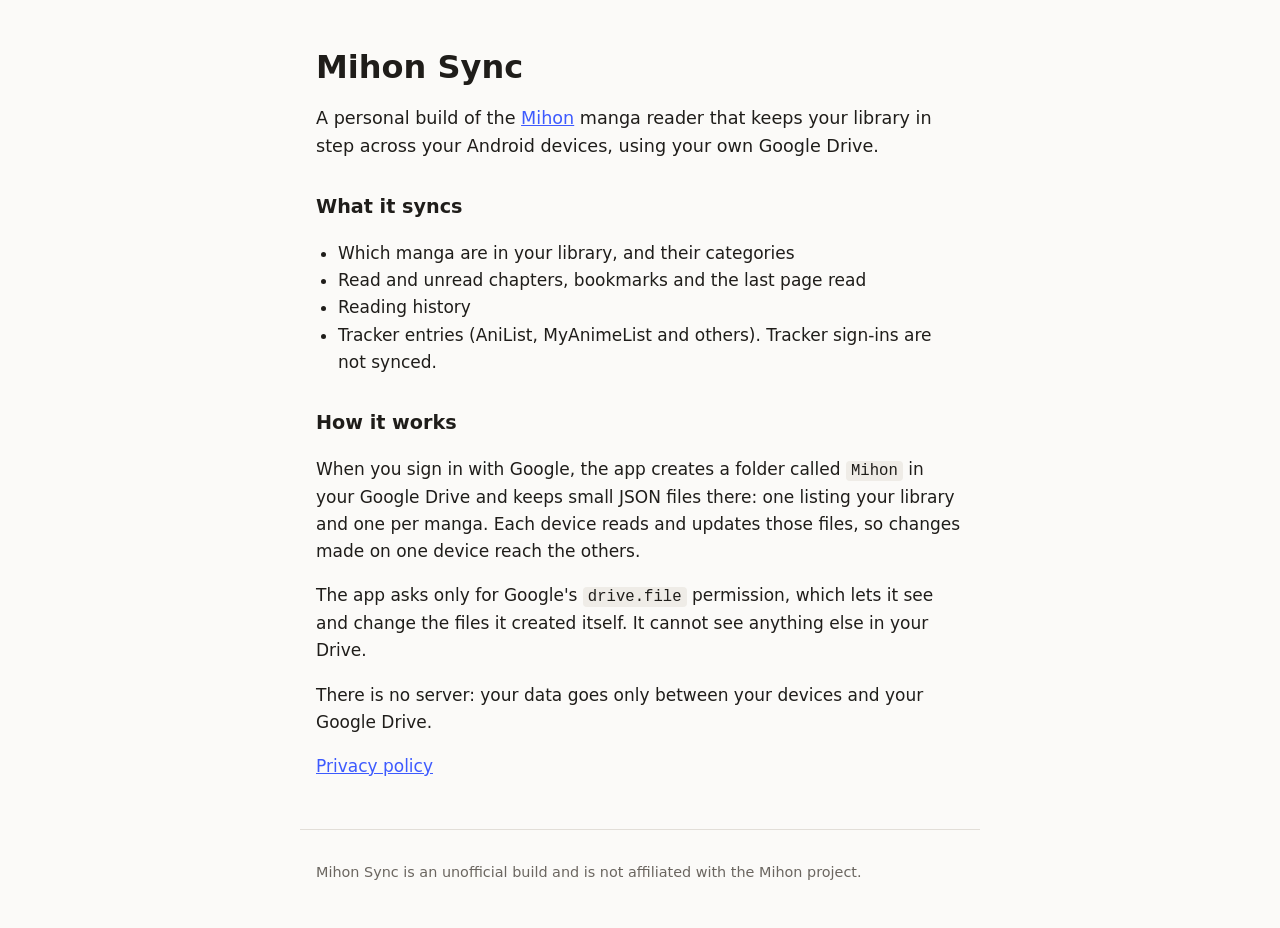
<file: index.html>
<!doctype html>
<html lang="en">
<head>
  <meta charset="utf-8">
  <meta name="viewport" content="width=device-width, initial-scale=1">
  <title>Mihon Sync</title>
  <meta name="description" content="A personal build of the Mihon manga reader that syncs your library and reading progress through your own Google Drive.">
  <link rel="stylesheet" href="style.css">
</head>
<body>
  <main>
    <h1>Mihon Sync</h1>
    <p class="lead">A personal build of the <a href="https://mihon.app">Mihon</a> manga reader that keeps your
      library in step across your Android devices, using your own Google Drive.</p>

    <h2>What it syncs</h2>
    <ul>
      <li>Which manga are in your library, and their categories</li>
      <li>Read and unread chapters, bookmarks and the last page read</li>
      <li>Reading history</li>
      <li>Tracker entries (AniList, MyAnimeList and others). Tracker sign-ins are not synced.</li>
    </ul>

    <h2>How it works</h2>
    <p>When you sign in with Google, the app creates a folder called <code>Mihon</code> in your Google Drive and
      keeps small JSON files there: one listing your library and one per manga. Each device reads and updates those
      files, so changes made on one device reach the others.</p>
    <p>The app asks only for Google's <code>drive.file</code> permission, which lets it see and change the files
      it created itself. It cannot see anything else in your Drive.</p>
    <p>There is no server: your data goes only between your devices and your Google Drive.</p>

    <p><a href="privacy.html">Privacy policy</a></p>
  </main>
  <footer>
    <p>Mihon Sync is an unofficial build and is not affiliated with the Mihon project.</p>
  </footer>
</body>
</html>
</file>
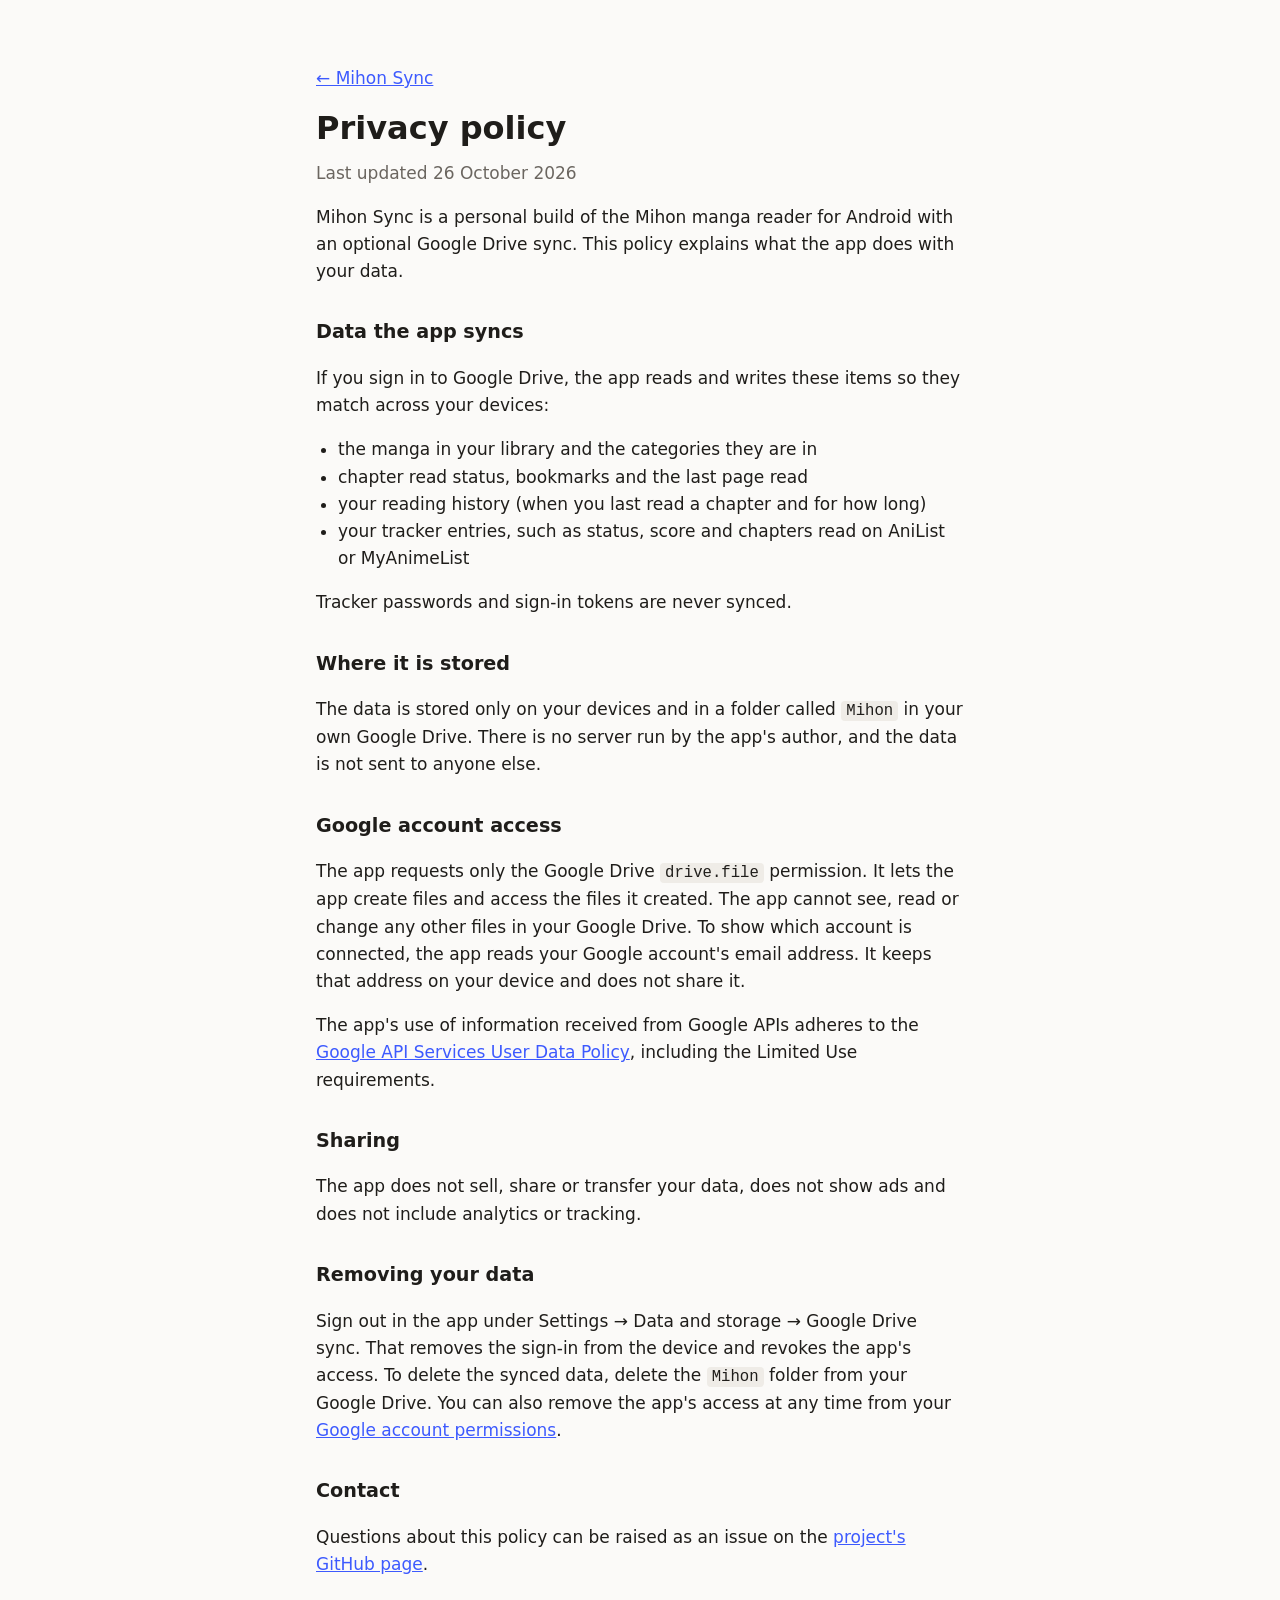
<file: privacy.html>
<!doctype html>
<html lang="en">
<head>
  <meta charset="utf-8">
  <meta name="viewport" content="width=device-width, initial-scale=1">
  <title>Privacy Policy</title>
  <meta name="description" content="Privacy policy for Mihon Sync.">
  <link rel="stylesheet" href="style.css">
</head>
<body>
  <main>
    <p><a href="./">← Mihon Sync</a></p>
    <h1>Privacy policy</h1>
    <p class="meta">Last updated 26 October 2026</p>

    <p>Mihon Sync is a personal build of the Mihon manga reader for Android with an optional Google Drive sync. This
      policy explains what the app does with your data.</p>

    <h2>Data the app syncs</h2>
    <p>If you sign in to Google Drive, the app reads and writes these items so they match across your devices:</p>
    <ul>
      <li>the manga in your library and the categories they are in</li>
      <li>chapter read status, bookmarks and the last page read</li>
      <li>your reading history (when you last read a chapter and for how long)</li>
      <li>your tracker entries, such as status, score and chapters read on AniList or MyAnimeList</li>
    </ul>
    <p>Tracker passwords and sign-in tokens are never synced.</p>

    <h2>Where it is stored</h2>
    <p>The data is stored only on your devices and in a folder called <code>Mihon</code> in your own Google Drive.
      There is no server run by the app's author, and the data is not sent to anyone else.</p>

    <h2>Google account access</h2>
    <p>The app requests only the Google Drive <code>drive.file</code> permission. It lets the app create files and
      access the files it created. The app cannot see, read or change any other files in your Google Drive. To
      show which account is connected, the app reads your Google account's email address. It keeps that address
      on your device and does not share it.</p>
    <p>The app's use of information received from Google APIs adheres to the
      <a href="https://developers.google.com/terms/api-services-user-data-policy">Google API Services User Data
      Policy</a>, including the Limited Use requirements.</p>

    <h2>Sharing</h2>
    <p>The app does not sell, share or transfer your data, does not show ads and does not include analytics or
      tracking.</p>

    <h2>Removing your data</h2>
    <p>Sign out in the app under Settings → Data and storage → Google Drive sync. That removes the sign-in from the
      device and revokes the app's access. To delete the synced data, delete the <code>Mihon</code> folder from
      your Google Drive. You can also remove the app's access at any time from your
      <a href="https://myaccount.google.com/permissions">Google account permissions</a>.</p>

    <h2>Contact</h2>
    <p>Questions about this policy can be raised as an issue on the
      <a href="https://github.com/ruinking65-hue/Mihon-Sync/issues">project's GitHub page</a>.</p>
  </main>
</body>
</html>
</file>
<file: style.css>
:root {
  --bg: #fbfaf8;
  --text: #1f1d1a;
  --muted: #6b6660;
  --link: #3d5afe;
  --code-bg: #efece7;
  --rule: #e2ded8;
}

@media (prefers-color-scheme: dark) {
  :root {
    --bg: #151413;
    --text: #e9e6e1;
    --muted: #a19b93;
    --link: #8c9eff;
    --code-bg: #26241f;
    --rule: #2f2c28;
  }
}

* {
  box-sizing: border-box;
}

body {
  margin: 0;
  background: var(--bg);
  color: var(--text);
  font: 17px/1.6 system-ui, -apple-system, "Segoe UI", Roboto, sans-serif;
}

main,
footer {
  max-width: 680px;
  margin: 0 auto;
  padding: 0 16px;
}

main {
  padding-top: 48px;
  padding-bottom: 32px;
}

h1 {
  font-size: 2rem;
  line-height: 1.2;
  margin: 0 0 12px;
}

h2 {
  font-size: 1.2rem;
  margin: 32px 0 8px;
}

.lead {
  font-size: 1.1rem;
}

.meta {
  color: var(--muted);
  margin-top: 0;
}

a {
  color: var(--link);
}

code {
  background: var(--code-bg);
  padding: 1px 5px;
  border-radius: 4px;
  font-size: 0.92em;
}

ul {
  padding-left: 22px;
}

footer {
  border-top: 1px solid var(--rule);
  color: var(--muted);
  font-size: 0.9rem;
  padding-top: 16px;
  padding-bottom: 32px;
}
</file>
